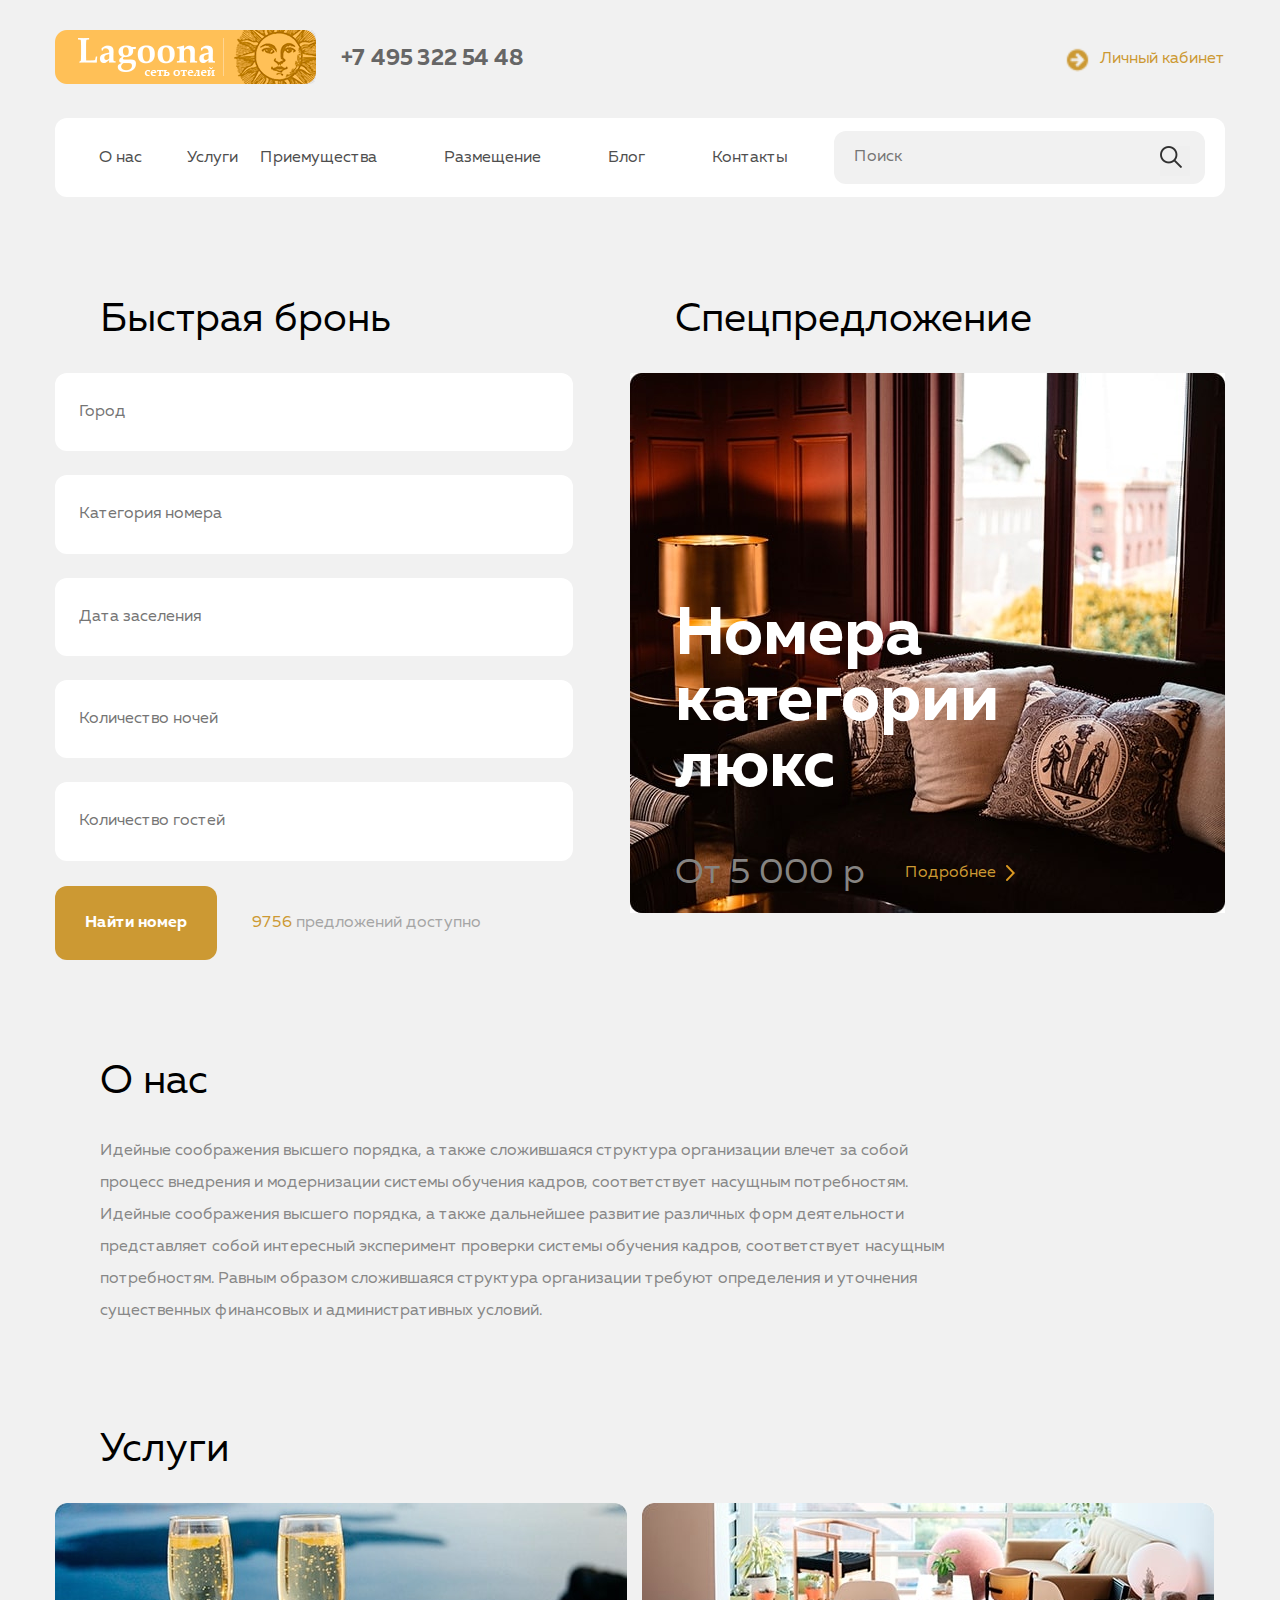
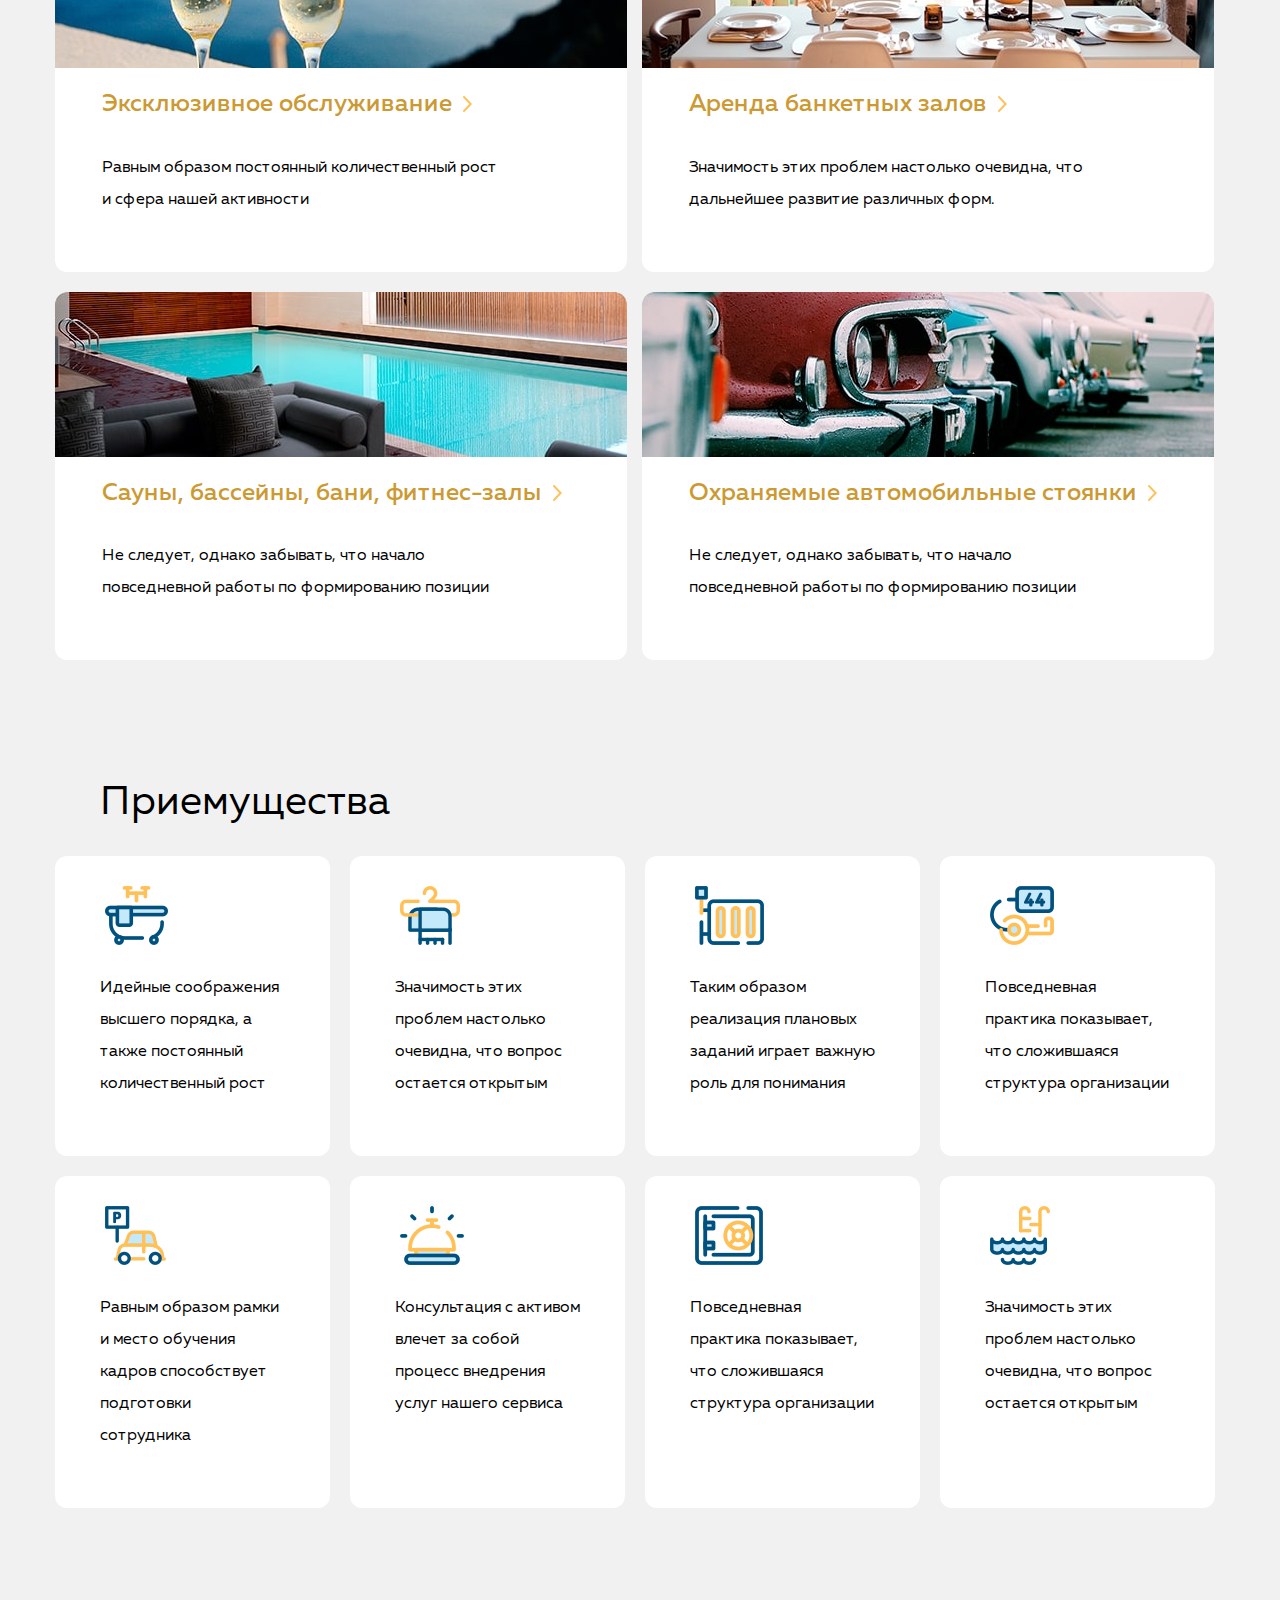
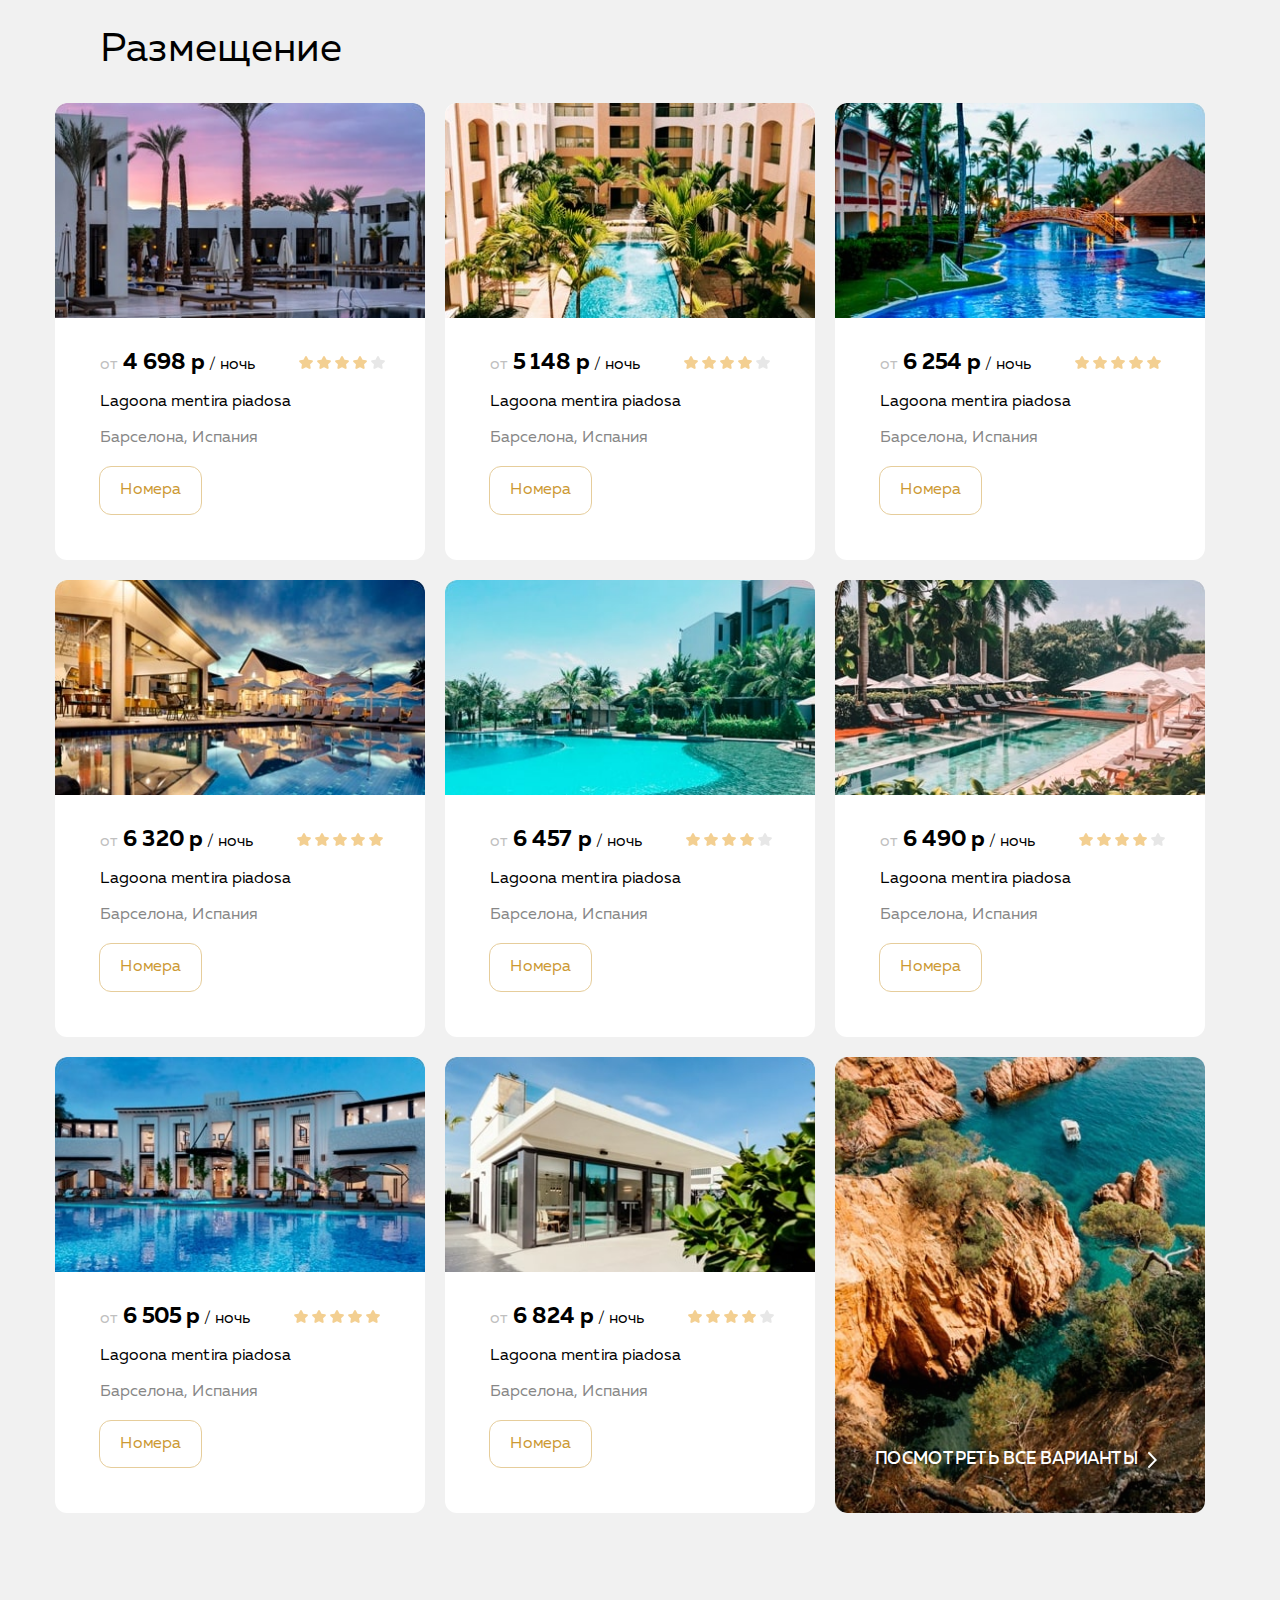
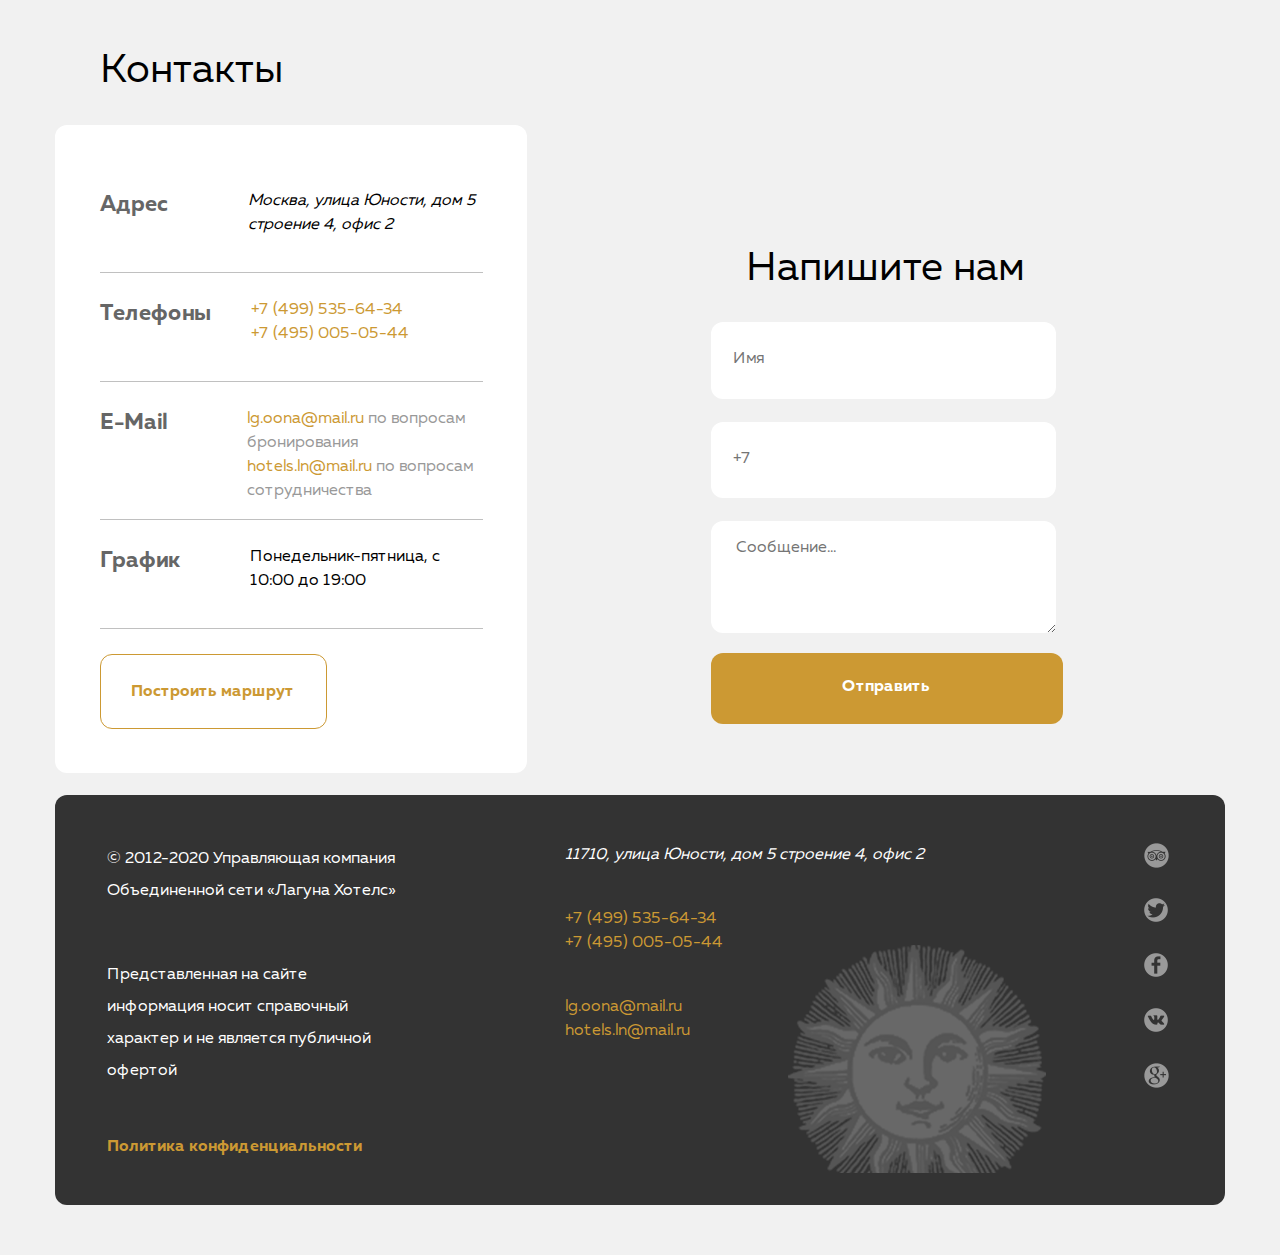
<file: hotels(without adaptive)/Hotels.html>
<!DOCTYPE html>
<html lang="ru">

<head>
    <meta charset="utf-8">
    <meta name="viewport" content="width-device-width, initial-scale=1.0">
    <link rel="stylesheet" href="css/normalyze.css">
    <link rel="stylesheet" href="css/style.css">
    <title>Отели</title>
</head>

<body>
    <div class="contanier">
        <header class="header">
            <div class="highheader">
                <a href="./Hotels.html" title="Lionic Home" class="logo"><img src="img/Logo.png" alt="logo"></a>
                <a class="number" href="tel:+74953225448">
                    <b>+7 495 322 54 48</b>
                </a>
                <a href="#" class="personal-account page-links">Личный кабинет</a>
            </div>
            <div class="header-contanier">
                <nav class="headerone">
                    <ul class="header-list">
                        <li class="header-menu">
                            <a href="#" class="header-links">О нас</a>
                        </li>
                        <li>
                            <a href="#" class="header-links">Услуги</a>
                        </li>
                        <li class="header-menu">
                            <a href="#" class="header-links">Приемущества</a>
                        </li>
                        <li class="header-menu">
                            <a href="#" class="header-links">Размещение</a>
                        </li>
                        <li class="header-menu">
                            <a href="#" class="header-links">Блог</a>
                        </li>
                        <li class="header-menu">
                            <a href="#" class="header-links">Контакты</a>
                        </li>
                    </ul>
                    <form action="https://jsonplaceholder.typicode.com/posts" autocomplete="on" method="POST" class="search-form">
                        <input type="search" name="search" placeholder="Поиск" class="search">
                        <button class="searchbtn" type="submit"></button>
                    </form>
                </nav>
            </div>
        </header>
        <main>
            <div class="reservation-contanier">
                <section>
                    <h2 class="title">Быстрая бронь</h2>
                    <form action="https://jsonplaceholder.typicode.com/posts" autocomplete="on" method="POST">
                        <input type="text" name="city" placeholder="Город" class="fast-reservation-form" value="">
                        <input type="text" name="numbercategory" placeholder="Категория номера" class="fast-reservation-form" value="">
                        <input type="text" name="date" placeholder="Дата заселения" class="fast-reservation-form" value="">
                        <input type="number" name="numbernights" placeholder="Количество ночей" class="fast-reservation-form" value="">
                        <input type="number" name="numberguests" placeholder="Количество гостей" class="fast-reservation-form" value="">
                        <button class="find button" type="submit">Найти номер</button>
                        <p class="text"><span class="highlight">9756</span> предложений доступно</p>
                    </form>

                </section>
                <section>
                    <h2 class="title offer">Спецпредложение</h2>
                    <div class="lux">
                        <h2 class="title-lux">Номера категории люкс</h2>
                        <div class="lux-price-contanier">
                            <h2 class="lux-price">От 5 000 р</h2>
                            <a class="lux-link page-links" href="#">Подробнее</a>
                        </div>
                    </div>
                </section>
            </div>
            <section>
                <div class="contanier">
                    <h2 class="title">О нас</h2>
                    <p class="about-text">Идейные соображения высшего порядка, а также сложившаяся структура организации влечет за собой процесс внедрения и модернизации системы обучения кадров, соответствует насущным потребностям. Идейные соображения высшего порядка, а также
                        дальнейшее развитие различных форм деятельности представляет собой интересный эксперимент проверки системы обучения кадров, соответствует насущным потребностям. Равным образом сложившаяся структура организации требуют определения
                        и уточнения существенных финансовых и административных условий.
                    </p>
                </div>
            </section>
            <section>
                <div class="contanier">
                    <h2 class="title">Услуги</h2>
                    <ul class="services-contanier-list">
                        <li class="services-contanier">
                            <img src="./img/Эксклюзивноеобслуживание.jpg" alt="" class="services-contanier-icon">
                            <a href="#" class="services-contanier-link">
                                <h2 class="services-title first-services-title page-links">Эксклюзивное обслуживание</h2>
                            </a>
                            <p class="content">Равным образом постоянный количественный рост и сфера нашей активности</p>
                        </li>
                        <li class="services-contanier">
                            <img src="./img/Арендабанкетныхзалов.jpg" alt="" class="services-contanier-icon">
                            <a href="#" class="services-contanier-link">
                                <h2 class="services-title second-services-title page-links">Аренда банкетных залов</h2>
                            </a>
                            <p class="content">Значимость этих проблем настолько очевидна, что дальнейшее развитие различных форм.</p>
                        </li>
                        <li class="services-contanier">
                            <img src="./img/Бассейн.jpg" alt="" class="services-contanier-icon">
                            <a href="#" class="services-contanier-link">
                                <h2 class="services-title third-services-title page-links">Сауны, бассейны, бани, фитнес-залы
                                </h2>
                            </a>
                            <p class="content">Не следует, однако забывать, что начало повседневной работы по формированию позиции</p>
                        </li>
                        <li class="services-contanier">
                            <img src="./img/Стоянки.jpg" alt="" class="services-contanier-icon">
                            <a href="#" class="services-contanier-link">
                                <h2 class="services-title fourth-services-title page-links">Охраняемые автомобильные стоянки</h2>
                            </a>
                            <p class="content">Не следует, однако забывать, что начало повседневной работы по формированию позиции</p>
                        </li>
                    </ul>
                </div>
            </section>
            <section>
                <div class="contanier">
                    <h2 class="title">Приемущества</h2>
                    <ul class="advantages-contanier-list">
                        <li class="advantages-container bath">
                            <p class="advantages-contanier-content">Идейные соображения высшего порядка, а также постоянный количественный рост</p>
                        </li>
                        <li class="advantages-container icon">
                            <p class="advantages-contanier-content">Значимость этих проблем настолько очевидна, что вопрос остается открытым
                            </p>
                        </li>
                        <li class="advantages-container heating">
                            <p class="advantages-contanier-content">Таким образом реализация плановых заданий играет важную роль для понимания
                            </p>
                        </li>
                        <li class="advantages-container hotel-key">
                            <p class="advantages-contanier-content">Повседневная практика показывает, что сложившаяся структура организации
                            </p>
                        </li>
                        <li class="advantages-container parking">
                            <p class="advantages-contanier-content">Равным образом рамки и место обучения кадров способствует подготовки сотрудника</p>
                        </li>
                        <li class="advantages-container reception">
                            <p class="advantages-contanier-content">Консультация с активом влечет за собой процесс внедрения услуг нашего сервиса</p>
                        </li>
                        <li class="advantages-container security-box">
                            <p class="advantages-contanier-content">Повседневная практика показывает, что сложившаяся структура организации
                            </p>
                        </li>
                        <li class="advantages-container swimming-pool">
                            <p class="advantages-contanier-content">Значимость этих проблем настолько очевидна, что вопрос остается открытым
                            </p>
                        </li>
                    </ul>
                </div>
            </section>
            <section>
                <div class="contanier">
                    <h2 class="title">Размещение</h2>
                    <ul class="accommodation-contanier-list">
                        <li class="accommodation-contanier">
                            <img src="./img/4698.jpg" alt="" class="accommodation-contanier-image">
                            <p class="accommodation-list-elements first-element"><span class="accommodation-contanier-pref">от</span>
                                <span class="accommodation-contanier-price">4 698 р</span> / ночь</p>
                            <img src="./img/star.png" alt="Рейтинг 4 из 5" class="hotel-rank">
                            <img src="./img/star.png" alt="">
                            <img src="./img/star.png" alt="">
                            <img src="./img/star.png" alt="">
                            <img src="./img/starnone.png" alt="">
                            <p class="accommodation-list-elements">Lagoona mentira piadosa</p>
                            <p class="accommodation-list-elements third-element">Барселона, Испания</p>
                            <button class="accommodation-contanier-button button">Номера</button>
                        </li>
                        <li class="accommodation-contanier">
                            <img src="./img/5148.jpg" alt="" class="accommodation-contanier-image">
                            <p class="accommodation-list-elements first-element"><span class="accommodation-contanier-pref">от</span>
                                <span class="accommodation-contanier-price">5 148 р</span> / ночь</p>
                            <img src="./img/star.png" alt="Рейтинг 4 из 5" class="hotel-rank">
                            <img src="./img/star.png" alt="">
                            <img src="./img/star.png" alt="">
                            <img src="./img/star.png" alt="">
                            <img src="./img/starnone.png" alt="">
                            <p class="accommodation-list-elements">Lagoona mentira piadosa</p>
                            <p class="accommodation-list-elements third-element">Барселона, Испания</p>
                            <button class="accommodation-contanier-button button">Номера</button>
                        </li>
                        <li class="accommodation-contanier">
                            <img src="./img/6254.jpg" alt="" class="accommodation-contanier-image">
                            <p class="accommodation-list-elements first-element"><span class="accommodation-contanier-pref">от</span>
                                <span class="accommodation-contanier-price">6 254 р</span> / ночь</p>
                            <img src="./img/star.png" alt="Рейтинг 5 из 5" class="hotel-rank">
                            <img src="./img/star.png" alt="">
                            <img src="./img/star.png" alt="">
                            <img src="./img/star.png" alt="">
                            <img src="./img/star.png" alt="">
                            <p class="accommodation-list-elements">Lagoona mentira piadosa</p>
                            <p class="accommodation-list-elements third-element">Барселона, Испания</p>
                            <button class="accommodation-contanier-button button">Номера</button>
                        </li>
                        <li class="accommodation-contanier">
                            <img src="./img/6320.jpg" alt="" class="accommodation-contanier-image">
                            <p class="accommodation-list-elements first-element"><span class="accommodation-contanier-pref">от</span>
                                <span class="accommodation-contanier-price">6 320 р</span> / ночь</p>
                            <img src="./img/star.png" alt="Рейтинг 5 из 5" class="hotel-rank">
                            <img src="./img/star.png" alt="">
                            <img src="./img/star.png" alt="">
                            <img src="./img/star.png" alt="">
                            <img src="./img/star.png" alt="">
                            <p class="accommodation-list-elements">Lagoona mentira piadosa</p>
                            <p class="accommodation-list-elements third-element">Барселона, Испания</p>
                            <button class="accommodation-contanier-button button">Номера</button>
                        </li>
                        <li class="accommodation-contanier">
                            <img src="./img/6457.jpg" alt="" class="accommodation-contanier-image">
                            <p class="accommodation-list-elements first-element"><span class="accommodation-contanier-pref">от</span>
                                <span class="accommodation-contanier-price">6 457 р</span> / ночь</p>
                            <img src="./img/star.png" alt="Рейтинг 4 из 5" class="hotel-rank">
                            <img src="./img/star.png" alt="">
                            <img src="./img/star.png" alt="">
                            <img src="./img/star.png" alt="">
                            <img src="./img/starnone.png" alt="">
                            <p class="accommodation-list-elements">Lagoona mentira piadosa</p>
                            <p class="accommodation-list-elements third-element">Барселона, Испания</p>
                            <button class="accommodation-contanier-button button">Номера</button>
                        </li>
                        <li class="accommodation-contanier">
                            <img src="./img/6490.jpg" alt="" class="accommodation-contanier-image">
                            <p class="accommodation-list-elements first-element"><span class="accommodation-contanier-pref">от</span>
                                <span class="accommodation-contanier-price">6 490 р</span> / ночь</p>
                            <img src="./img/star.png" alt="Рейтинг 4 из 5" class="hotel-rank">
                            <img src="./img/star.png" alt="">
                            <img src="./img/star.png" alt="">
                            <img src="./img/star.png" alt="">
                            <img src="./img/starnone.png" alt="">
                            <p class="accommodation-list-elements">Lagoona mentira piadosa</p>
                            <p class="accommodation-list-elements third-element">Барселона, Испания</p>
                            <button class="accommodation-contanier-button button">Номера</button>
                        </li>
                        <li class="accommodation-contanier">
                            <img src="./img/6505.jpg" alt="" class="accommodation-contanier-image">
                            <p class="accommodation-list-elements first-element"><span class="accommodation-contanier-pref">от</span>
                                <span class="accommodation-contanier-price">6 505 р</span> / ночь</p>
                            <img src="./img/star.png" alt="Рейтинг 5 из 5" class="hotel-rank">
                            <img src="./img/star.png" alt="">
                            <img src="./img/star.png" alt="">
                            <img src="./img/star.png" alt="">
                            <img src="./img/star.png" alt="">
                            <p class="accommodation-list-elements">Lagoona mentira piadosa</p>
                            <p class="accommodation-list-elements third-element">Барселона, Испания</p>
                            <button class="accommodation-contanier-button button">Номера</button>
                        </li>
                        <li class="accommodation-contanier"><img src="./img/6824.jpg" alt="" class="accommodation-contanier-image">
                            <p class="accommodation-list-elements first-element"><span class="accommodation-contanier-pref">от</span>
                                <span class="accommodation-contanier-price">6 824 р</span> / ночь</p>
                            <img src="./img/star.png" alt="Рейтинг 4 из 5" class="hotel-rank">
                            <img src="./img/star.png" alt="">
                            <img src="./img/star.png" alt="">
                            <img src="./img/star.png" alt="">
                            <img src="./img/starnone.png" alt="">
                            <p class="accommodation-list-elements">Lagoona mentira piadosa</p>
                            <p class="accommodation-list-elements third-element">Барселона, Испания</p>
                            <button class="accommodation-contanier-button button">Номера</button>
                        </li>
                        <li class="accommodation-contanier last-element-image">
                            <a href="#" class="last-element-link page-links">Посмотреть все варианты</a>
                        </li>
                    </ul>
                </div>
            </section>
            <div class="contcontanier">
                <section>
                    <h2 class="title">Контакты</h2>
                    <div class="contactscontanier">
                        <ul>
                            <li class="contactslist">
                                <strong class="contactstitle">Адрес</strong>
                                <div>
                                    <address class="contactsaddress">Москва, улица Юности, дом 5 строение 4, офис 2</address>
                                </div>
                            </li>
                            <li>
                                <div class="separator"></div>
                            </li>
                            <li class="contactslist">
                                <strong class="contactstitle">Телефоны</strong>
                                <div>
                                    <a href="tel:+74995356434" class="numberlink page-links">+7 (499) 535-64-34</a><a href="tel:+74950050544" class="secondnumberlink page-links">+7 (495) 005-05-44</a>
                                </div>
                            </li>
                            <li>
                                <div class="separator"></div>
                            </li>
                            <li class="contactslist">
                                <strong class="contactstitle">E-Mail</strong>
                                <div>
                                    <p class="contactsmails"><a href="mailto:lg.oona@mail.ru" class="page-links">lg.oona@mail.ru</a> <span class="contactstext page-links">по вопросам бронирования</span> <a href="mailto:hotels.ln@mail.ru" class="page-links">hotels.ln@mail.ru</a>                                        <span class="contactstext">по вопросам сотрудничества</span></p>
                                </div>
                            </li>
                            <li>
                                <div class="separator"></div>
                            </li>
                            <li class="contactslist">
                                <strong class="contactstitle">График</strong>
                                <div class="contactschart">
                                    Понедельник-пятница, с 10:00 до 19:00
                                </div>
                            </li>
                            <li>
                                <div class="separator"></div>
                            </li>
                        </ul>
                        <button class="contactsbtn button">Построить маршрут</button>
                    </div>
                </section>
                <section>
                    <h2 class="formtitle">Напишите нам</h2>
                    <form action="https://jsonplaceholder.typicode.com/posts" autocomplete="on" method="POST">
                        <input type="text" name="name" placeholder="Имя" value="" class="contactsform">
                        <input type="tel" name="number" placeholder="+7" value="" class="contactsform">
                        <textarea name="message" cols="30" rows="5" class="messageformtxt" placeholder="Сообщение..."></textarea>
                        <button class="cntformbtn button" type="submit">Отправить</button>
                    </form>
                </section>
            </div>
        </main>
        <footer>
            <div class="footercont">
                <div class="leftcontanier">
                    <p class="footerleftcontent footertext">© 2012-2020 Управляющая компания Объединенной сети «Лагуна Хотелс»</p>
                    <p class="footerleftcontent footertext">Представленная на сайте информация носит справочный характер и не является публичной офертой</p>
                    <a href="#" class="footerlink page-links">Политика конфиденциальности</a>
                </div>
                <div class="footercontactscnt">
                    <address class="footermidcontent footertext">11710, улица Юности, дом 5 строение 4, офис 2</address>
                    <a href="tel:+74995356434" class="footermidcontent firstlink page-links">+7 (499) 535-64-34</a>
                    <a href="tel:+74950050544" class="footermidcontent page-links">+7 (495) 005-05-44</a>
                    <a href="mailto:lg.oona@mail.ru" class="footermidcontent midlinks firstlink page-links">lg.oona@mail.ru</a>
                    <a href="mailto:hotels.ln@mail.ru" class="footermidcontent midlinks page-links">hotels.ln@mail.ru</a>
                </div>
                <ul class="social-link-list">
                    <li class="tripadvisorlink sociallinks-item">
                        <a href="https://www.tripadvisor.ru/" class="sociallinks">
                            <span class="footer-social-icon"></span>
                        </a>
                    </li>
                    <li class="twitterlink sociallinks-item">
                        <a href="https://twitter.com/" class="sociallinks">
                            <span class="footer-social-icon"></span>
                        </a>
                    </li>
                    <li class="facebooklink sociallinks-item">
                        <a href="https://ru-ru.facebook.com/" class="sociallinks">
                            <span class="footer-social-icon"></span>
                        </a>
                    </li>
                    <li class="vklink sociallinks-item">
                        <a href="https://vk.com/" class="sociallinks">
                            <span class="footer-social-icon"></span>
                        </a>
                    </li>
                    <li class="googlepluslink sociallinks-item">
                        <a href="https://gds.google.com/" class="sociallinks">
                            <span class="footer-social-icon"></span>
                        </a>
                    </li>
                </ul>
            </div>
        </footer>
    </div>
</body>

</html>
</file>
<file: hotels(without adaptive)/css/normalyze.css>
body {
  margin: 0;
}

/**
 * Render the `main` element consistently in IE.
 */

main {
  display: block;
}

/**
 * Correct the font size and margin on `h1` elements within `section` and
 * `article` contexts in Chrome, Firefox, and Safari.
 */

h1 {
  font-size: 2em;
  margin: 0.67em 0;
}

/* Grouping content
   ========================================================================== */

/**
 * 1. Add the correct box sizing in Firefox.
 * 2. Show the overflow in Edge and IE.
 */

hr {
  box-sizing: content-box; /* 1 */
  height: 0; /* 1 */
  overflow: visible; /* 2 */
}

/**
 * 1. Correct the inheritance and scaling of font size in all browsers.
 * 2. Correct the odd `em` font sizing in all browsers.
 */

pre {
  font-family: monospace, monospace; /* 1 */
  font-size: 1em; /* 2 */
}

/* Text-level semantics
   ========================================================================== */

/**
 * Remove the gray background on active links in IE 10.
 */

a {
  background-color: transparent;
}

/**
 * 1. Remove the bottom border in Chrome 57-
 * 2. Add the correct text decoration in Chrome, Edge, IE, Opera, and Safari.
 */

abbr[title] {
  border-bottom: none; /* 1 */
  text-decoration: underline; /* 2 */
  text-decoration: underline dotted; /* 2 */
}

/**
 * Add the correct font weight in Chrome, Edge, and Safari.
 */

b,
strong {
  font-weight: bolder;
}

/**
 * 1. Correct the inheritance and scaling of font size in all browsers.
 * 2. Correct the odd `em` font sizing in all browsers.
 */

code,
kbd,
samp {
  font-family: monospace, monospace; /* 1 */
  font-size: 1em; /* 2 */
}

/**
 * Add the correct font size in all browsers.
 */

small {
  font-size: 80%;
}

/**
 * Prevent `sub` and `sup` elements from affecting the line height in
 * all browsers.
 */

sub,
sup {
  font-size: 75%;
  line-height: 0;
  position: relative;
  vertical-align: baseline;
}

sub {
  bottom: -0.25em;
}

sup {
  top: -0.5em;
}

/* Embedded content
   ========================================================================== */

/**
 * Remove the border on images inside links in IE 10.
 */

img {
  border-style: none;
}

/* Forms
   ========================================================================== */

/**
 * 1. Change the font styles in all browsers.
 * 2. Remove the margin in Firefox and Safari.
 */

button,
input,
optgroup,
select,
textarea {
  font-family: inherit; /* 1 */
  font-size: 100%; /* 1 */
  line-height: 1.15; /* 1 */
  margin: 0; /* 2 */
}

/**
 * Show the overflow in IE.
 * 1. Show the overflow in Edge.
 */

button,
input { /* 1 */
  overflow: visible;
}

/**
 * Remove the inheritance of text transform in Edge, Firefox, and IE.
 * 1. Remove the inheritance of text transform in Firefox.
 */

button,
select { /* 1 */
  text-transform: none;
}

/**
 * Correct the inability to style clickable types in iOS and Safari.
 */

button,
[type="button"],
[type="reset"],
[type="submit"] {
  -webkit-appearance: button;
}

/**
 * Remove the inner border and padding in Firefox.
 */

button::-moz-focus-inner,
[type="button"]::-moz-focus-inner,
[type="reset"]::-moz-focus-inner,
[type="submit"]::-moz-focus-inner {
  border-style: none;
  padding: 0;
}

/**
 * Restore the focus styles unset by the previous rule.
 */

button:-moz-focusring,
[type="button"]:-moz-focusring,
[type="reset"]:-moz-focusring,
[type="submit"]:-moz-focusring {
  outline: 1px dotted ButtonText;
}

/**
 * Correct the padding in Firefox.
 */

fieldset {
  padding: 0.35em 0.75em 0.625em;
}

/**
 * 1. Correct the text wrapping in Edge and IE.
 * 2. Correct the color inheritance from `fieldset` elements in IE.
 * 3. Remove the padding so developers are not caught out when they zero out
 *    `fieldset` elements in all browsers.
 */

legend {
  box-sizing: border-box; /* 1 */
  color: inherit; /* 2 */
  display: table; /* 1 */
  max-width: 100%; /* 1 */
  padding: 0; /* 3 */
  white-space: normal; /* 1 */
}

/**
 * Add the correct vertical alignment in Chrome, Firefox, and Opera.
 */

progress {
  vertical-align: baseline;
}

/**
 * Remove the default vertical scrollbar in IE 10+.
 */

textarea {
  overflow: auto;
}

/**
 * 1. Add the correct box sizing in IE 10.
 * 2. Remove the padding in IE 10.
 */

[type="checkbox"],
[type="radio"] {
  box-sizing: border-box; /* 1 */
  padding: 0; /* 2 */
}

/**
 * Correct the cursor style of increment and decrement buttons in Chrome.
 */

[type="number"]::-webkit-inner-spin-button,
[type="number"]::-webkit-outer-spin-button {
  height: auto;
}

/**
 * 1. Correct the odd appearance in Chrome and Safari.
 * 2. Correct the outline style in Safari.
 */

[type="search"] {
  -webkit-appearance: textfield; /* 1 */
  outline-offset: -2px; /* 2 */
}

/**
 * Remove the inner padding in Chrome and Safari on macOS.
 */

[type="search"]::-webkit-search-decoration {
  -webkit-appearance: none;
}

/**
 * 1. Correct the inability to style clickable types in iOS and Safari.
 * 2. Change font properties to `inherit` in Safari.
 */

::-webkit-file-upload-button {
  -webkit-appearance: button; /* 1 */
  font: inherit; /* 2 */
}

/* Interactive
   ========================================================================== */

/*
 * Add the correct display in Edge, IE 10+, and Firefox.
 */

details {
  display: block;
}

/*
 * Add the correct display in all browsers.
 */

summary {
  display: list-item;
}

/* Misc
   ========================================================================== */

/**
 * Add the correct display in IE 10+.
 */

template {
  display: none;
}

/**
 * Add the correct display in IE 10.
 */

[hidden] {
  display: none;
}
</file>
<file: hotels(without adaptive)/css/style.css>
* {
    box-sizing: border-box;
}

html,
body {
    padding: 0;
    margin: 0;
    background-color: #f1f1f1;
    font-family: "Muller";
}

a {
    text-decoration: none;
}

img {
    max-width: 100%;
}

ul {
    padding: 0;
    list-style: none;
}

:root {
    --button-link-color: #cc9933;
    --title-font-size: 40px;
    --hidden-text-color: #878787;
}

@font-face {
    font-family: "Muller";
    src: url('../fonts/MullerBold.woff2') format('woff2'), url('../fonts/MullerBold.woff') format('woff');
    font-display: swap;
    font-weight: 800;
    font-style: normal;
}

@font-face {
    font-family: "Muller";
    src: url('../fonts/MullerLight.woff2') format('woff2'), url('../fonts/MullerLight.woff') format('woff');
    font-display: swap;
    font-weight: 300;
    font-style: normal;
}

@font-face {
    font-family: "Muller";
    src: url('../fonts/MullerMedium.woff2') format('woff2'), url('../fonts/MullerMedium.woff') format('woff');
    font-display: swap;
    font-weight: 500;
    font-style: normal;
}

@font-face {
    font-family: "Muller";
    src: url('../fonts/MullerRegular.woff2') format('woff2'), url('../fonts/MullerRegular.woff') format('woff');
    font-display: swap;
    font-weight: 400;
    font-style: normal;
}

@media (max-width:1000px) {
     :root {
        --font-size: 15px;
    }
}

.contanier {
    max-width: 1170px;
    margin: 0 auto;
}

.title {
    font-size: var(--title-font-size);
    padding-left: 45px;
    padding-top: 69px;
    font-weight: 400;
}

.button {
    background-color: var(--button-link-color);
    border-radius: 12px;
    color: white;
    border: none;
    display: inline-block;
    align-items: center;
    transition: background-color 1s ease-in-out 0s, transform 1s ease-in-out 0s, cursor 0s ease-in-out 0s;
}

.button:hover {
    background-color: orange;
    cursor: pointer;
    transform: translateY(-10px);
}

.page-links {
    color: var(--button-link-color);
    transition: color, 500ms ease-in-out 0s;
}

.page-links:hover {
    color: #FFD700;
}

.header-contanier {
    max-width: 1170px;
    background-color: #ffffff;
    border-radius: 12px;
    padding: 13px 20px;
}

.header-menu {
    padding-right: 45px;
    margin-left: 22px;
}

.header-list {
    display: flex;
    color: #4e4e4e;
    align-items: center;
    margin: 0 auto;
}

.headerone {
    display: flex;
    align-items: center;
    justify-content: space-between;
}

.header-links {
    color: #4e4e4e;
    transition: color 500ms ease-in-out 0s;
}

.header-links:hover {
    color: #cc9933;
}

.highheader {
    display: flex;
    align-items: center;
    margin-top: 30px;
    margin-bottom: 30px;
}

.number {
    margin-right: auto;
    margin-left: 25px;
    font-size: 22px;
    color: #666666;
    transition: color 1s ease-in-out 0s;
}

.number:hover {
    color: #333333;
}

.search-form {
    position: relative;
}

.search {
    background-color: #f1f1f1;
    color: #c5c5c5;
    border-radius: 12px;
    border: none;
    padding: 17px 150px 18px 20px;
}

.searchbtn {
    background-image: url(../img/search.png);
    background-repeat: no-repeat;
    block-size: 20px 20px;
    width: 30px;
    height: 30px;
    border: 0;
    position: absolute;
    top: 15px;
    right: 15px;
}

.find {
    padding: 28px 30px 28px 30px;
    margin-top: 25px;
    font-weight: bold;
}

.personal-account {
    padding-right: 12px;
    background-image: url(../img/стрелка.png);
    background-repeat: no-repeat;
    background-position: left center;
    align-items: center;
    padding: 5px 0 5px 40px;
}

.personal-account:hover {
    font-weight: bold;
}

.fast-reservation-form {
    width: 518px;
    border-radius: 12px;
    border: none;
    color: #999999;
    display: block;
    margin-top: 24px;
    padding: 30px 24px 30px 24px;
}

.reservation-contanier {
    display: flex;
    justify-content: space-between;
    flex-wrap: nowrap;
}

.text {
    display: inline-block;
    align-items: center;
    padding-left: 31px;
    color: #a5a5a5;
}

.highlight {
    color: #cc9933;
}

.lux {
    background-image: url(../img/lux.jpg);
    background-repeat: no-repeat;
    width: 595px;
    min-height: 540px;
    align-items: flex-end;
    display: flex;
    flex-wrap: wrap;
}

.title-lux {
    font-size: 66px;
    color: white;
    font-weight: bold;
    margin-left: 45px;
    margin-top: 230px;
    max-width: 250px;
}

.lux-price {
    font-size: 35px;
    color: #868482;
    margin: 0;
    font-weight: 400;
}

.lux-price-contanier {
    display: flex;
    align-items: center;
    margin-bottom: 40px;
    margin-left: 45px;
}

.lux-link {
    font-size: 16px;
    margin-left: 40px;
    display: flex;
    align-items: center;
    background-image: url(../img/23.png);
    background-repeat: no-repeat;
    background-position: right center;
    min-width: 110px;
}

.content {
    padding-left: 47px;
    font-weight: 400;
    max-width: 450px;
}

.about-text {
    color: var(--hidden-text-color);
    padding-left: 45px;
    font-size: 16px;
    line-height: 2;
    max-width: 920px;
}

.services-contanier {
    background-color: white;
    border-radius: 12px;
    width: 572px;
    margin-bottom: 20px;
    padding-bottom: 40px;
}

.services-contanier:not(:nth-child(2n)) {
    margin-right: 15px;
}

.content {
    line-height: 2;
}

.services-title {
    padding-left: 47px;
    font-weight: 500;
    background-image: url(../img/22.png);
    background-repeat: no-repeat;
    background-position: right center;
    padding-right: 20px;
}

.services-contanier-list {
    display: flex;
    flex-wrap: wrap;
    border-radius: 12px;
}

.services-contanier-link {
    display: inline-block;
}

.services-contanier-icon {
    border-top-left-radius: 12px;
    border-top-right-radius: 12px;
}

.advantages-container {
    background-repeat: no-repeat;
    background-color: white;
    max-width: 275px;
    border-radius: 12px;
    margin-bottom: 20px;
    background-position: 50px 30px;
    padding: 100px 45px 40px;
    transition: transform 500ms ease-in-out 0s;
}

.advantages-container:not(:nth-child(4n)) {
    margin-right: 20px;
}

.advantages-container:hover {
    transform: translateY(-8px);
}

.advantages-contanier-list {
    display: flex;
    flex-wrap: wrap;
}

.advantages-contanier-content {
    line-height: 2;
    max-width: 225px;
}

.bath {
    background-image: url(../img/bathtub.png);
}

.icon {
    background-image: url(../img/123.png);
}

.heating {
    background-image: url(../img/heating.png);
}

.hotel-key {
    background-image: url(../img/hotel-key.png);
}

.parking {
    background-image: url(../img/parking.png);
}

.reception {
    background-image: url(../img/reception.png);
}

.security-box {
    background-image: url(../img/security-box.png);
}

.swimming-pool {
    background-image: url(../img/swimming-pool.png);
}

.accommodation-contanier {
    width: 370px;
    background-color: white;
    border-radius: 12px;
    margin-bottom: 20px;
    padding-bottom: 45px;
}

.accommodation-contanier:not(:nth-child(3n)) {
    margin-right: 20px;
}

.accommodation-contanier-image {
    border-top-left-radius: 12px;
    border-top-right-radius: 12px;
}

.accommodation-contanier-button {
    padding: 14px 20px 14px 20px;
    color: var(--button-link-color);
    background-color: transparent;
    border-radius: 12px;
    border: 1px solid #e6cd9b;
    margin-left: 44px;
    display: inline-block;
}

.accommodation-contanier-list {
    display: flex;
    flex-wrap: wrap;
    justify-content: flex-start;
    flex: 0 0 calc(100% / 8 - 20px);
}

.accommodation-list {
    padding-top: 37px;
    padding-left: 44px;
}

.accommodation-list-elements {
    font-weight: 400;
    padding-left: 45px;
    margin: 0;
    padding-bottom: 20px;
}

.accommodation-contanier-pref {
    color: #c0c0c0;
}

.accommodation-contanier-price {
    font-size: 22px;
    font-weight: bold;
}

.first-element {
    display: inline-block;
    padding-top: 30px;
}

.third-element {
    color: var(--hidden-text-color);
}

.hotel-rank {
    padding-left: 40px;
}

.last-element-image {
    background-image: url(../img/all.jpg);
    background-repeat: no-repeat;
    display: flex;
    align-content: flex-end;
    align-items: flex-end;
    background-size: 375px 500px;
    background-size: cover;
    text-transform: uppercase;
    opacity: 0.99;
    position: relative;
}

.last-element-link {
    color: white;
    font-size: 17px;
    padding-left: 40px;
    font-weight: 500;
    background-image: url(../img/24.png);
    background-repeat: no-repeat;
    background-position: right;
    padding-right: 20px;
}

.last-element-link:hover {
    text-decoration: underline;
}

.last-element-link::before {
    content: ' ';
    position: absolute;
    top: 0;
    left: 0;
    width: 100%;
    height: 100%;
}

.contcontanier {
    display: flex;
    justify-content: space-between;
    flex-wrap: nowrap;
}

.contactscontanier {
    width: 472px;
    background-color: #fff;
    padding: 48px 44px 44px 45px;
    border-radius: 12px;
    line-height: 1.5;
}

.contactslist {
    display: flex;
    align-items: flex-start;
}

.informationcontactslist {
    display: inline-block;
}

.contactstitle {
    font-size: 22px;
    color: #666666;
    margin: 0;
    padding-bottom: 50px;
}

.contactsaddress {
    max-width: 230px;
    display: inline-block;
    margin-left: 80px;
}

.numberlink {
    display: block;
    margin-left: 40px;
}

.secondnumberlink {
    display: block;
    margin-left: 40px;
}

.contactsmails {
    max-width: 230px;
    margin-left: 80px;
    margin-top: 0;
}

.contactstext {
    color: #999999;
}

.contactschart {
    margin-left: 70px;
}

.separator {
    background-color: #c0c0c0;
    font-size: 1px;
    height: 1px;
    overflow: hidden;
    width: 100%;
    margin-bottom: 25px;
}

.contactsbtn {
    padding: 28px 32px 27px 30px;
    background-color: #fff;
    color: #cc9933;
    border: 1px solid #cc9933;
    border-radius: 12px;
    font-weight: 700;
}

.formtitle {
    font-size: 40px;
    font-weight: 400;
    margin-top: 300px;
    margin-right: 200px;
    padding-left: 35px;
}

.contactsform {
    border-radius: 12px;
    padding: 28px 22px 30px 22px;
    display: block;
    margin-bottom: 23px;
    border: 0px;
    width: 345px;
}

.messageformtxt {
    border-radius: 12px;
    color: #999999;
    padding-top: 18px;
    padding-left: 25px;
    border: 0;
    display: block;
    padding-right: 25px;
    width: 345px;
}

.cntformbtn {
    padding: 25px 133px 28px 131px;
    color: white;
    border-radius: 12px;
    border: 0px;
    font-weight: 700;
    margin-top: 20px;
}

.footercont {
    width: 100%;
    background-color: #333333;
    padding-top: 48px;
    padding-bottom: 50px;
    border-radius: 12px;
    margin-top: 22px;
    background-image: url(../img/Foot\ logo.png);
    background-repeat: no-repeat;
    background-position: 733px 150px;
    margin-bottom: 50px;
    display: flex;
    align-items: flex-start;
}

.footerleftcontent {
    display: inline-block;
    margin: 0;
    max-width: 350px;
    padding-bottom: 52px;
    line-height: 2;
}

.leftcontanier {
    width: 350px;
    padding-left: 52px;
}

.footerlink {
    font-weight: 700;
}

.footertext {
    color: white;
}

.footercontactscnt {
    margin-left: 160px;
}

.footermidcontent {
    display: block;
    line-height: 1.5;
}

.firstlink {
    padding-top: 45px;
}

.firstlink {
    padding-top: 40px;
}

.secondlink {
    padding-bottom: 32px;
}

.footeraddress {
    color: white;
}

.social-link-list {
    margin: 0;
}

.tripadvisorlink {
    background-image: url(../img/tripadvisor.png);
}

.twitterlink {
    background-image: url(../img/twitter.png);
}

.facebooklink {
    background-image: url(../img/facebook.png);
}

.vklink {
    background-image: url(../img/social.png);
}

.googlepluslink {
    background-image: url(../img/google-plus-social-logotype.png);
}

.footer-social-icon {
    display: inline-block;
    background-size: contain;
    background-color: transparent;
    width: 30px;
    height: 30px;
}

.sociallinks-item {
    background-repeat: no-repeat;
    margin-left: 220px;
    padding-bottom: 21px;
}
</file>
